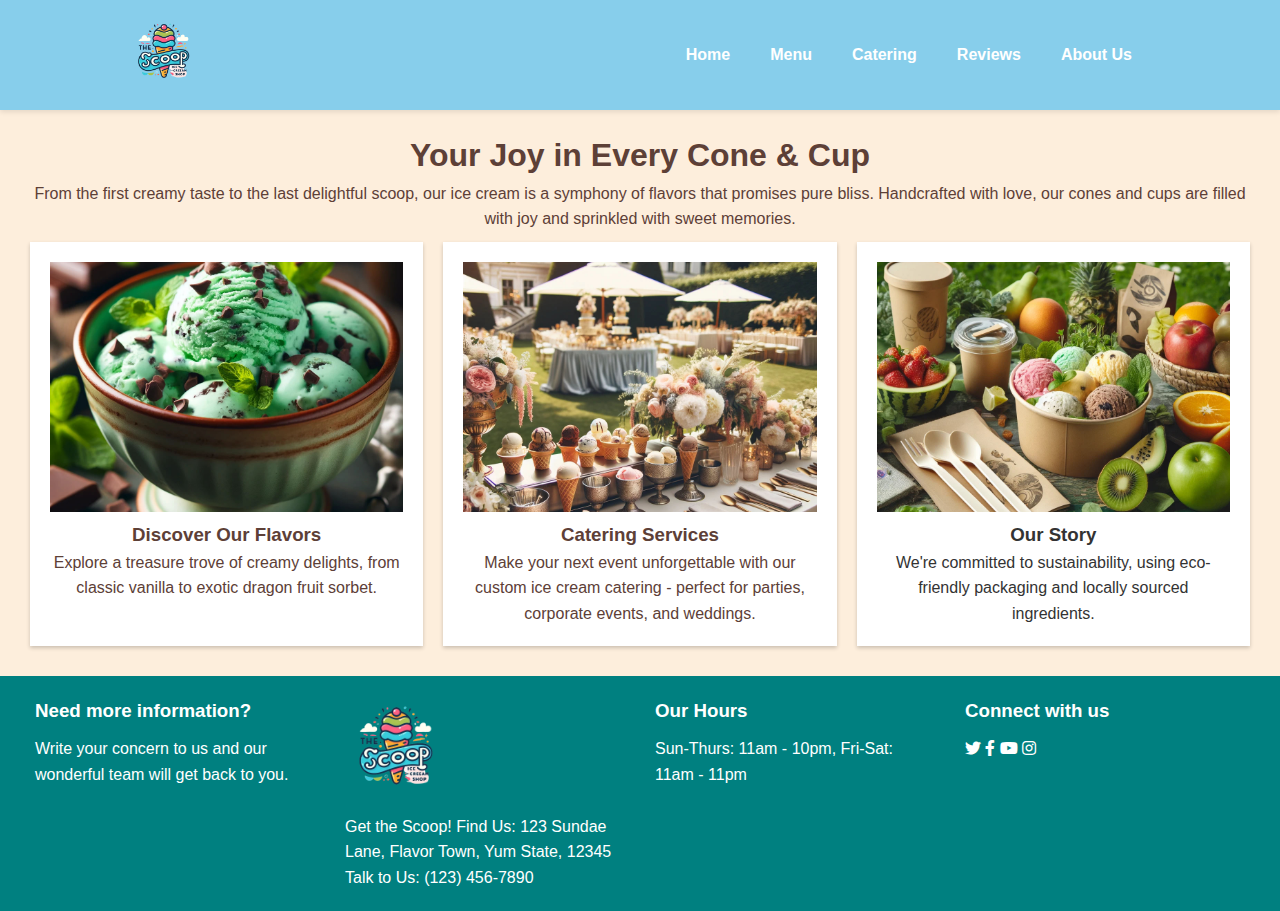
<file: index.html>
<!DOCTYPE html>
<html lang="en">
<head>
    <meta charset="UTF-8">
    <meta name="viewport" content="width=device-width, initial-scale=1.0">
    <title>Ice Cream Heaven</title>
    <link rel="stylesheet" href="style.css">
    <link rel="stylesheet" href="https://cdnjs.cloudflare.com/ajax/libs/font-awesome/5.15.3/css/all.min.css" crossorigin="anonymous">
    <style>
        .feature-item {
            cursor: pointer;
            transition: transform 0.5s;
        }
        .feature-item:hover {
            animation: shake 0.5s;
            animation-iteration-count: infinite;
        }
        .features a {
            text-decoration: none; /* Remove underline */
            color: #333; /* Change text color */
        }
        @keyframes shake {
            0% { transform: translate(1px, 1px) rotate(0deg); }
            10% { transform: translate(-1px, -2px) rotate(-1deg); }
            20% { transform: translate(-3px, 0px) rotate(1deg); }
            30% { transform: translate(3px, 2px) rotate(0deg); }
            40% { transform: translate(1px, -1px) rotate(1deg); }
            50% { transform: translate(-1px, 2px) rotate(-1deg); }
            60% { transform: translate(-3px, 1px) rotate(0deg); }
            70% { transform: translate(3px, 1px) rotate(-1deg); }
            80% { transform: translate(-1px, -1px) rotate(1deg); }
            90% { transform: translate(1px, 2px) rotate(0deg); }
            100% { transform: translate(1px, -2px) rotate(-1deg); }
        }
    </style>
    <script>
        document.addEventListener('DOMContentLoaded', function () {
            var flavorFeature = document.querySelector('.feature-item:nth-child(1)');
            var cateringFeature = document.querySelector('.feature-item:nth-child(2)');
            var sustainabilityFeature = document.querySelector('.feature-item:nth-child(3)');
            
            flavorFeature.addEventListener('click', function() {
                window.location.href = 'menu.html';
            });
            cateringFeature.addEventListener('click', function() {
                window.location.href = 'catering.html';
            });
            sustainabilityFeature.addEventListener('click', function() {
                window.location.href = 'sustainability.html';
            });
        });
    </script>
</head>
<body class="home-page">
    <header>
        <nav class="navbar">
            <a href="index.html" class="logo"><img src="logo.png" alt="Ice Cream Heaven Logo"></a>
            <ul>
                <li><a href="index.html" class="active">Home</a></li>
                <li><a href="menu.html">Menu</a></li>
                <li><a href="catering.html">Catering</a></li>
                <li><a href="reviews.html">Reviews</a></li>
                <li><a href="about.html">About Us</a></li>
                
            </ul>
        </nav>
    </header>
    <main>
        <section class="hero-section">
            <h1>Your Joy in Every Cone & Cup</h1>
            <p>From the first creamy taste to the last delightful scoop, our ice cream is a symphony of flavors that promises pure bliss. Handcrafted with love, our cones and cups are filled with joy and sprinkled with sweet memories.</p>
            <div class="features">
                <div class="feature-item">
                    <img src="mint-chocolate.jpg" alt="Mint Chocolate">
                    <h3>Discover Our Flavors</h3>
                    <p>Explore a treasure trove of creamy delights, from classic vanilla to exotic dragon fruit sorbet.</p>
                </div>
                <div class="feature-item">
                    <img src="coffee-bean.jpg" alt="Coffee Bean">
                    <h3>Catering Services</h3>
                    <p>Make your next event unforgettable with our custom ice cream catering - perfect for parties, corporate events, and weddings.</p>
                </div>
                <div class="feature-item">
                    <a href="about.html">
                        <img src="eco-friendly.jpg" alt="Eco-Friendly">
                        <h3>Our Story</h3>
                        <p>We're committed to sustainability, using eco-friendly packaging and locally sourced ingredients.</p>
                    </a>
                </div>
            </div>
        </section>
    </main>
    <footer>
        <div class="footer-container">
            <div class="footer-section">
                <h3>Need more information?</h3>
                <p>Write your concern to us and our wonderful team will get back to you.</p>
            </div>
            <div class="footer-section">
                <img src="logo.png" alt="The Scoop Logo">
                <p>Get the Scoop! Find Us: 123 Sundae Lane, Flavor Town, Yum State, 12345</p>
                <p>Talk to Us: (123) 456-7890</p>
            </div>
            <div class="footer-section">
                <h3>Our Hours</h3>
                <p>Sun-Thurs: 11am - 10pm, Fri-Sat: 11am - 11pm</p>
            </div>
            <div class="footer-section">
                <h3>Connect with us</h3>
                <div class="container">
                    <span><a href="https://www.twitter.com"><i class="fab fa-twitter"></i></a></span>
                    <span><a href="https://www.facebook.com"><i class="fab fa-facebook-f"></i></a></span>
                    <span><a href="https://www.youtube.com"><i class="fab fa-youtube"></i></a></span>
                    <span><a href="https://www.instagram.com"><i class="fab fa-instagram"></i></a></span>
                </div>
            </div>
        </div>
    </footer>
</body>
</html>
</file>
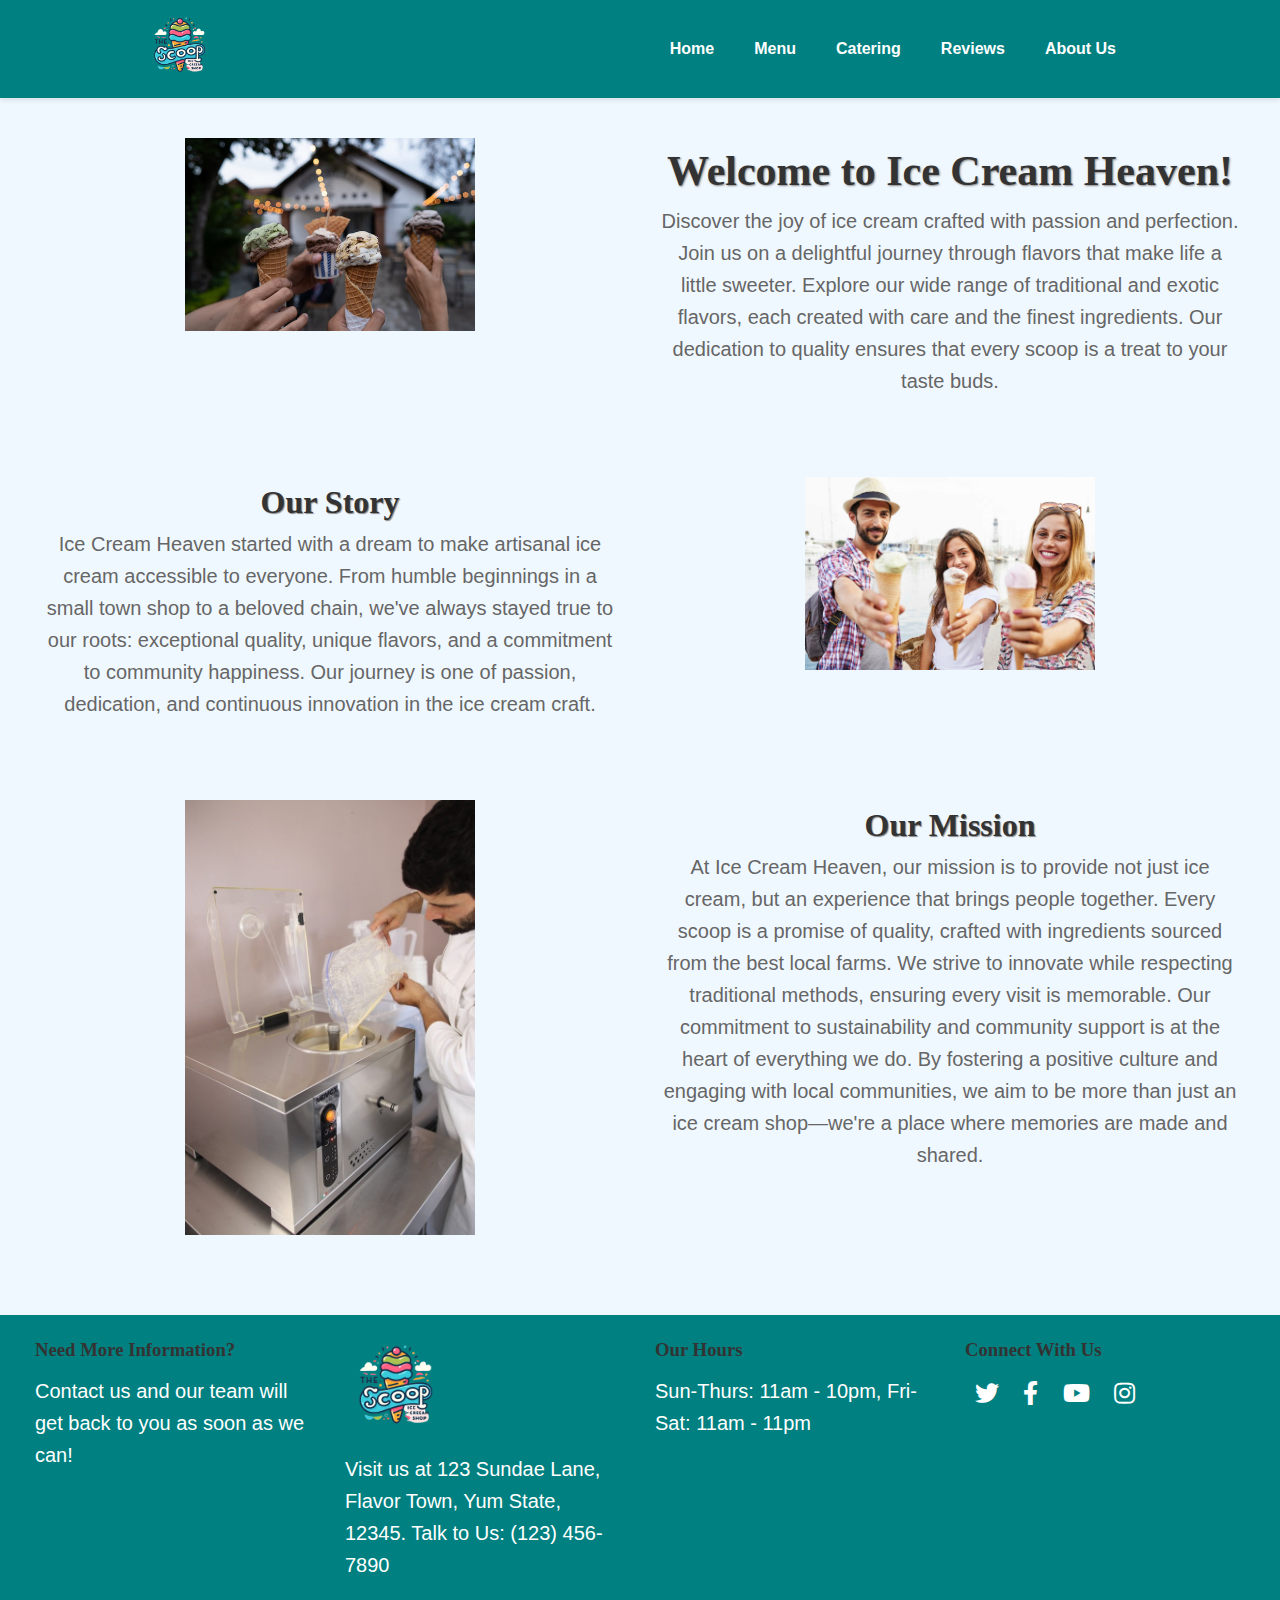
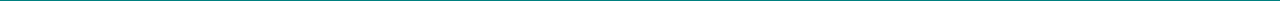
<file: about.html>
<!DOCTYPE html>
<html lang="en">
<head>
    <meta charset="UTF-8">
    <meta name="viewport" content="width=device-width, initial-scale=1.0">
    <title>About Us - Ice Cream Heaven</title>
    <link rel="stylesheet" href="style.css">
    <link rel="stylesheet" href="https://cdnjs.cloudflare.com/ajax/libs/font-awesome/5.15.3/css/all.min.css" crossorigin="anonymous">
    <style>
        body, html {
            margin: 0;
            padding: 0;
            height: 100%;
            display: flex;
            flex-direction: column;
            font-family: 'Arial', sans-serif;
            background-color: #f0f8ff;
        }
        header, footer {
            background-color: #008080;
            color: #FFFFFF;
            padding: 10px 20px;
            text-align: center;
            font-family: 'Helvetica', sans-serif;
            width: 100%; 
        }
        main {
            flex: 1;
            display: flex;
            flex-wrap: wrap;
            justify-content: center;
            align-items: center;
            padding: 20px;
        }
        .about-section {
            display: flex;
            flex-wrap: wrap;
            margin-bottom: 40px;
        }
        .text-box, .image-box {
            flex: 1;
            padding: 20px;
        }
        .text-box {
            order: 2;
        }
        .image-box img {
            width: 50%;
            height: auto;
            display: block;
            margin: auto;
        }
        .about-section:nth-child(even) .text-box {
            order: 1;
        }
        .about-section:nth-child(even) .image-box {
            order: 2;
        }
        h1, h2, h3 {
            font-family: 'Georgia', serif;
            color: #333;
        }
        h1 {
            font-size: 42px;
            text-shadow: 1px 1px 2px #888;
        }
        h2 {
            font-size: 32px;
            text-shadow: 1px 1px 1px #888;
        }
        p {
            font-size: 20px;
            line-height: 1.6;
            color: #666;
        }
        footer {
            background-color: #008080;
            color: #FFFFFF;
            padding: 20px;
            text-align: center;
            display: flex;
            justify-content: space-around;
            flex-wrap: wrap;
            align-items: center;
            width: 100%;
        }
        .footer-container {
            width: 100%;
            display: flex;
            justify-content: space-around;
            flex-wrap: wrap;
        }
        .footer-section {
            flex: 1;
            min-width: 200px;
            padding: 0 15px;
            text-align: left;
        }
        .social-media-icons a {
            color: #FFFFFF;
            font-size: 24px;
            margin: 0 10px;
        }
    </style>
</head>
<body>
    <header>
        <nav class="navbar">
            <a href="index.html" class="logo"><img src="logo.png" alt="Ice Cream Heaven Logo"></a>
            <ul>
                <li><a href="index.html">Home</a></li>
                <li><a href="menu.html">Menu</a></li>
                <li><a href="catering.html">Catering</a></li>
                <li><a href="reviews.html">Reviews</a></li>
                <li><a href="about.html" class="active">About Us</a></li>
            </ul>
        </nav>
    </header>
    <main>
        <section class="about-intro about-section">
            <div class="text-box">
                <h1>Welcome to Ice Cream Heaven!</h1>
                <p>Discover the joy of ice cream crafted with passion and perfection. Join us on a delightful journey through flavors that make life a little sweeter. Explore our wide range of traditional and exotic flavors, each created with care and the finest ingredients. Our dedication to quality ensures that every scoop is a treat to your taste buds.</p>
            </div>
            <div class="image-box">
                <img src="intro.jpg" alt="Delicious Ice Cream">
            </div>
        </section>
        <section class="about-story about-section">
            <div class="text-box">
                <h2>Our Story</h2>
                <p>Ice Cream Heaven started with a dream to make artisanal ice cream accessible to everyone. From humble beginnings in a small town shop to a beloved chain, we've always stayed true to our roots: exceptional quality, unique flavors, and a commitment to community happiness. Our journey is one of passion, dedication, and continuous innovation in the ice cream craft.</p>
            </div>
            <div class="image-box">
                <img src="our-story.jpg" alt="Our Ice Cream Shop">
            </div>
        </section>
        <section class="about-mission about-section">
            <div class="text-box">
                <h2>Our Mission</h2>
                <p>At Ice Cream Heaven, our mission is to provide not just ice cream, but an experience that brings people together. Every scoop is a promise of quality, crafted with ingredients sourced from the best local farms. We strive to innovate while respecting traditional methods, ensuring every visit is memorable. Our commitment to sustainability and community support is at the heart of everything we do. By fostering a positive culture and engaging with local communities, we aim to be more than just an ice cream shop—we're a place where memories are made and shared.</p>
            </div>
            <div class="image-box">
                <img src="mission.jpg" alt="Ice Cream Crafting">
            </div>
        </section>
    </main>
    <footer>
        <div class="footer-container">
            <div class="footer-section">
                <h3>Need More Information?</h3>
                <p>Contact us and our team will get back to you as soon as we can!</p>
            </div>
            <div class="footer-section">
                <img src="logo.png" alt="The Scoop Logo">
                <p>Visit us at 123 Sundae Lane, Flavor Town, Yum State, 12345. Talk to Us: (123) 456-7890</p>
            </div>
            <div class="footer-section">
                <h3>Our Hours</h3>
                <p>Sun-Thurs: 11am - 10pm, Fri-Sat: 11am - 11pm</p>
            </div>
            <div class="footer-section">
                <h3>Connect With Us</h3>
                <div class="social-media-icons">
                    <a href="https://www.twitter.com"><i class="fab fa-twitter"></i></a>
                    <a href="https://www.facebook.com"><i class="fab fa-facebook-f"></i></a>
                    <a href="https://www.youtube.com"><i class="fab fa-youtube"></i></a>
                    <a href="https://www.instagram.com"><i class="fab fa-instagram"></i></a>
                </div>
            </div>
        </div>
    </footer>
</body>
</html>
</file>
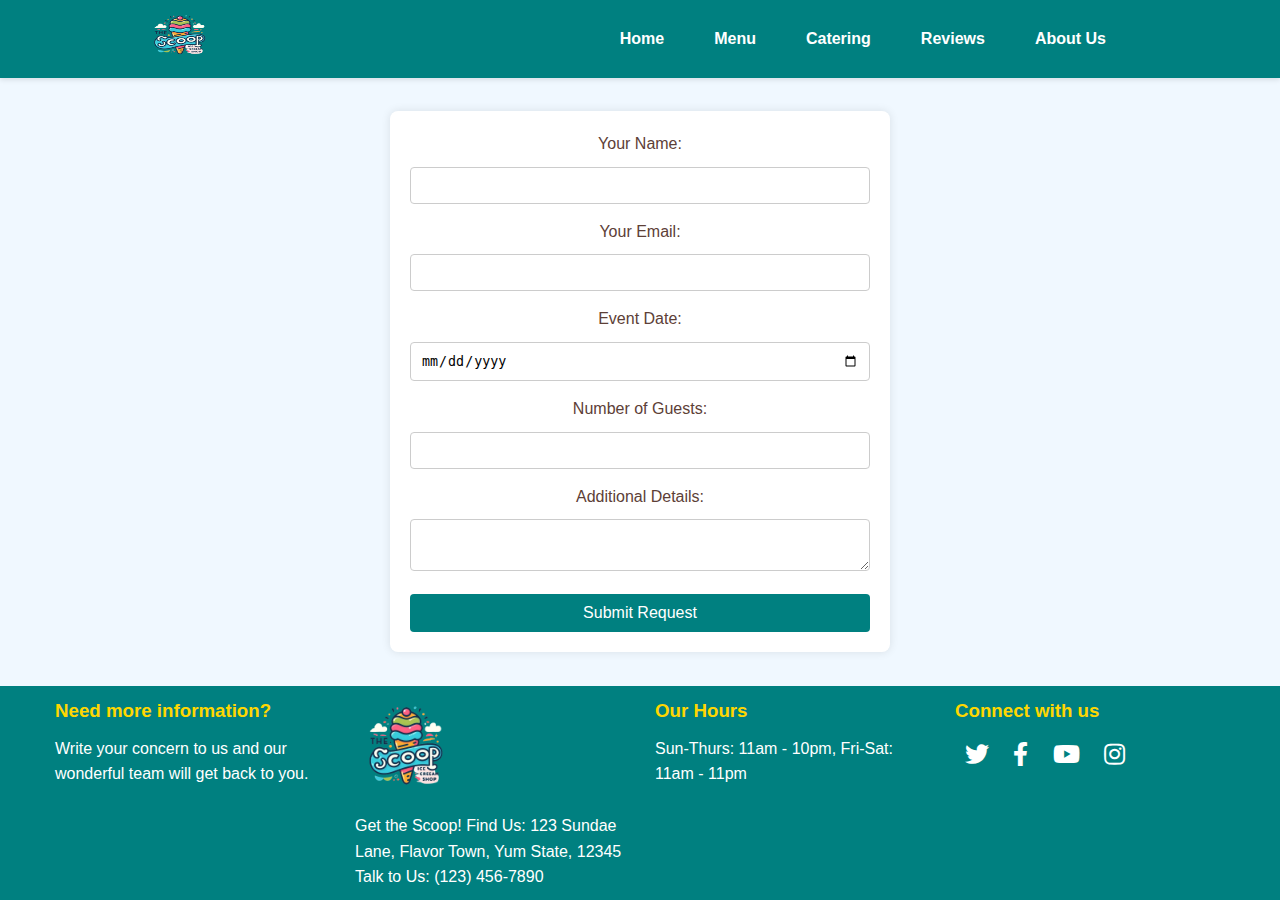
<file: catering.html>
<!DOCTYPE html>
<html lang="en">
<head>
    <meta charset="UTF-8">
    <meta name="viewport" content="width=device-width, initial-scale=1.0">
    <title>Catering Services - Ice Cream Heaven</title>
    <link rel="stylesheet" href="style.css">
    <link rel="stylesheet" href="https://cdnjs.cloudflare.com/ajax/libs/font-awesome/5.15.3/css/all.min.css" crossorigin="anonymous">
    <style>
        body, html {
            margin: 0;
            padding: 0;
            height: 100%;
            display: flex;
            flex-direction: column;
            font-family: 'Arial', sans-serif;
            background-color: #f0f8ff; 
        }
        header {
            background-color: #008080;
            color: #FFFFFF;
            padding: 10px 20px;
            text-align: center;
        }
        nav.navbar {
            display: flex;
            justify-content: space-between;
            align-items: center;
        }
        nav.navbar ul {
            list-style: none;
            padding: 0;
        }
        nav.navbar ul li {
            display: inline;
            margin-right: 10px;
        }
        nav.navbar ul li a {
            color: #FFFFFF;
            text-decoration: none;
        }
        nav.navbar a.logo img {
            height: 50px; 
        }
        main {
            flex: 1;
            display: flex;
            justify-content: center;
            align-items: center;
            padding: 20px;
        }
        form {
            width: 80%;
            max-width: 500px;
            padding: 20px;
            border-radius: 8px;
            background-color: white;
            box-shadow: 0 0 10px rgba(0, 0, 0, 0.1);
        }
        .form-group {
            margin-bottom: 15px;
        }
        label {
            display: block;
            margin-bottom: 5px;
        }
        input, textarea, select {
            width: 100%;
            padding: 10px;
            margin-top: 5px;
            border: 1px solid #ccc;
            border-radius: 4px;
        }
        button {
            width: 100%;
            padding: 10px;
            background-color: #008080; 
            color: #FFFFFF;
            border: none;
            border-radius: 4px;
            cursor: pointer;
            font-size: 16px;
        }
        button:hover {
            background-color: #004d4d; 
        }
        footer {
            background-color: #008080;
            color: #FFFFFF;
            text-align: center;
            padding: 10px 20px;
        }
        .footer-container {
            display: flex;
            justify-content: space-around;
            flex-wrap: wrap;
            max-width: 1200px;
            margin: auto;
        }
        .footer-section {
            flex: 1;
            min-width: 200px;
        }
        .footer-section h3 {
            color: #FFD700;
        }
        .footer-section p, .footer-section a {
            color: #FFFFFF;
        }
        .footer-section img {
            width: 100px;
            margin-bottom: 10px;
        }
        .container span a {
            color: #FFFFFF;
            font-size: 24px;
            margin: 0 10px;
        }
    </style>
</head>
<body>
    <header>
        <nav class="navbar">
            <a href="index.html" class="logo"><img src="logo.png" alt="Ice Cream Heaven Logo"></a>
            <ul>
                <li><a href="index.html">Home</a></li>
                <li><a href="menu.html">Menu</a></li>
                <li><a href="catering.html" class="active">Catering</a></li>
                <li><a href="reviews.html">Reviews</a></li>
                <li><a href="about.html">About Us</a></li>
            </ul>
        </nav>
    </header>
    <main>
        <form action="submit-catering.php" method="POST">
            <div class="form-group">
                <label for="name">Your Name:</label>
                <input type="text" id="name" name="name" required>
            </div>
            <div class="form-group">
                <label for="email">Your Email:</label>
                <input type="email" id="email" name="email" required>
            </div>
            <div class="form-group">
                <label for="event-date">Event Date:</label>
                <input type="date" id="event-date" name="event-date" required>
            </div>
            <div class="form-group">
                <label for="number-of-guests">Number of Guests:</label>
                <input type="number" id="number-of-guests" name="number-of-guests" required>
            </div>
            <div class="form-group">
                <label for="details">Additional Details:</label>
                <textarea id="details" name="details"></textarea>
            </div>
            <button type="submit">Submit Request</button>
        </form>
    </main>
    <footer>
        <div class="footer-container">
            <div class="footer-section">
                <h3>Need more information?</h3>
                <p>Write your concern to us and our wonderful team will get back to you.</p>
            </div>
            <div class="footer-section">
                <img src="logo.png" alt="The Scoop Logo">
                <p>Get the Scoop! Find Us: 123 Sundae Lane, Flavor Town, Yum State, 12345</p>
                <p>Talk to Us: (123) 456-7890</p>
            </div>
            <div class="footer-section">
                <h3>Our Hours</h3>
                <p>Sun-Thurs: 11am - 10pm, Fri-Sat: 11am - 11pm</p>
            </div>
            <div class="footer-section">
                <h3>Connect with us</h3>
                <div class="container">
                    <span><a href="https://www.twitter.com"><i class="fab fa-twitter"></i></a></span>
                    <span><a href="https://www.facebook.com"><i class="fab fa-facebook-f"></i></a></span>
                    <span><a href="https://www.youtube.com"><i class="fab fa-youtube"></i></a></span>
                    <span><a href="https://www.instagram.com"><i class="fab fa-instagram"></i></a></span>
                </div>
            </div>
        </div>
    </footer>
</body>
</html>
</file>
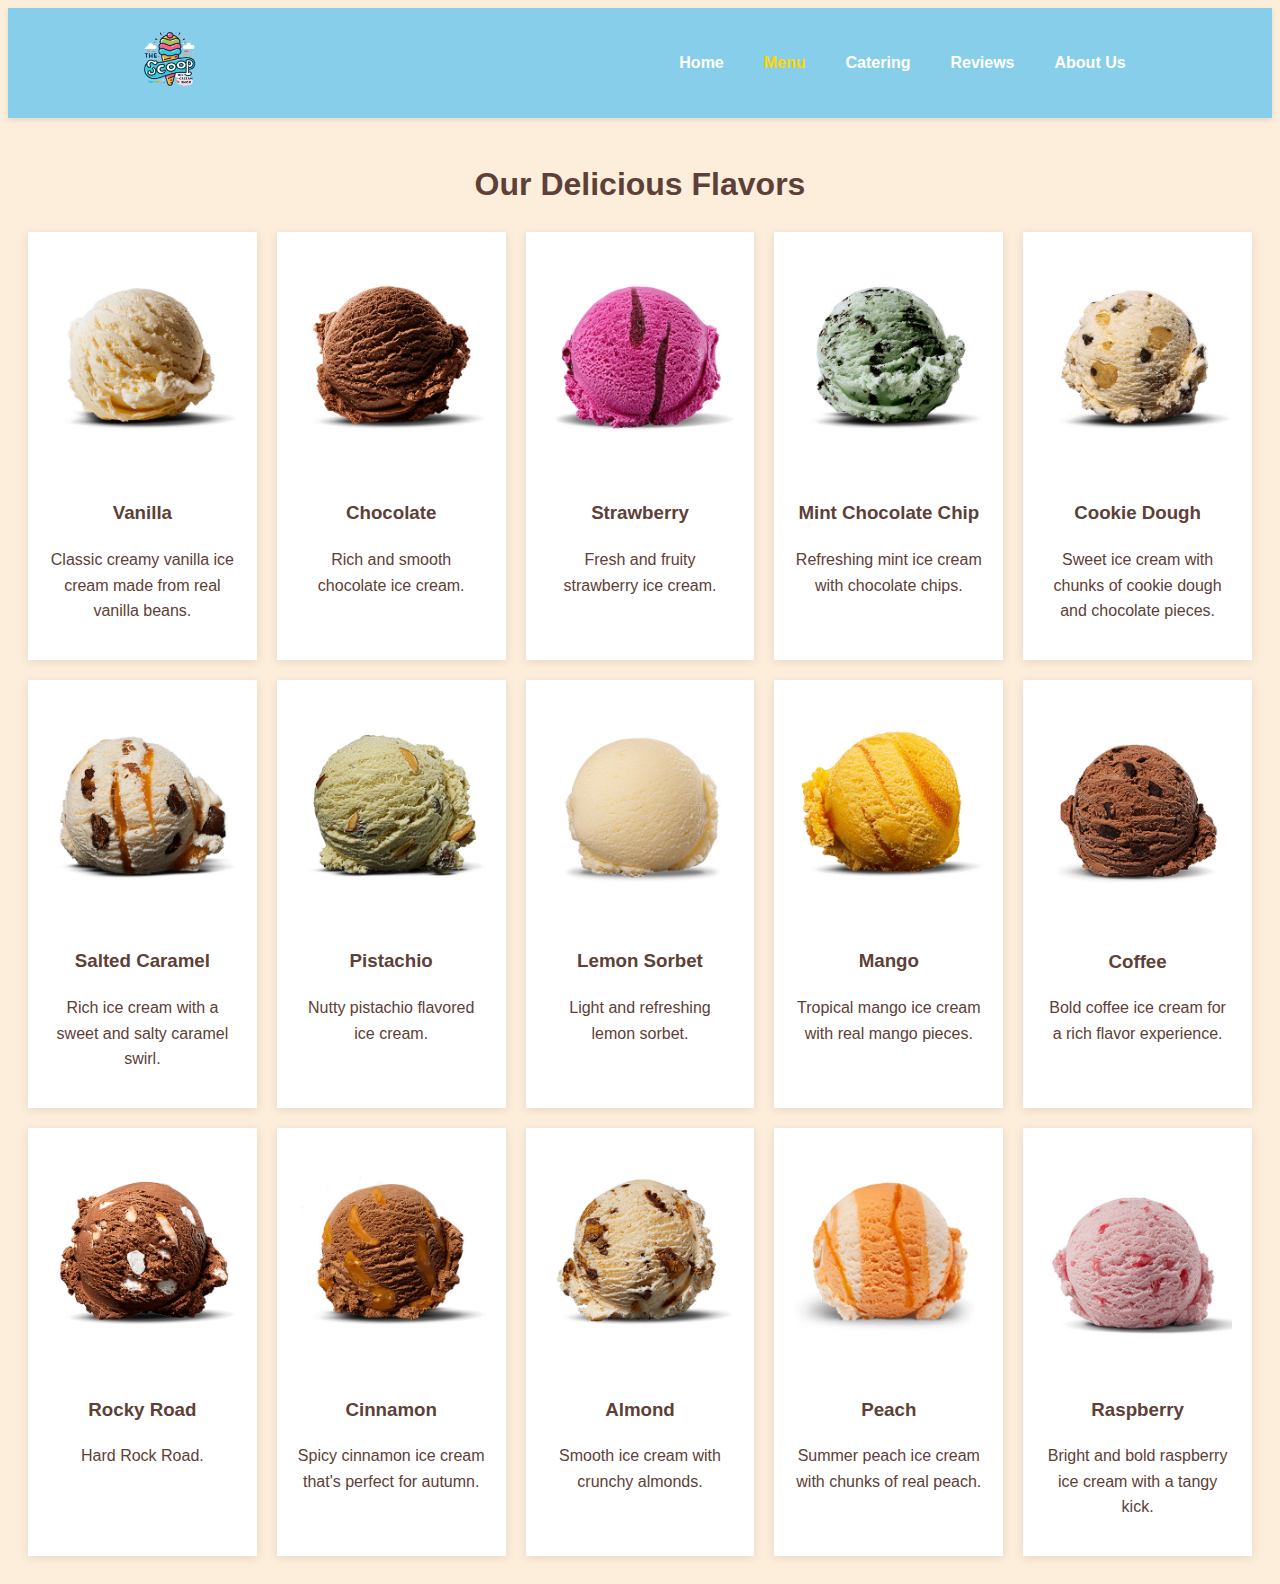
<file: menu.html>
<!DOCTYPE html>
<html lang="en">
<head>
    <meta charset="UTF-8">
    <meta name="viewport" content="width=device-width, initial-scale=1.0">
    <title>Menu - Ice Cream Heaven</title>
    <style>
        
        body {
            font-family: 'Arial', sans-serif;
            background-color: #FDEEDC;
            color: #5D4037;
            line-height: 1.6;
        }

        header {
            background-color: #87CEEB;
            padding: 1em 0;
            box-shadow: 0 2px 5px rgba(0,0,0,0.1);
        }

        .navbar {
            display: flex;
            justify-content: space-between;
            align-items: center;
            padding: 0 10%;
        }

        .navbar .logo img {
            height: auto;
            width: 70px;
        }

        .navbar ul {
            list-style: none;
            display: flex;
            align-items: center;
            margin: 0;
            padding: 0;
        }

        .navbar ul li {
            padding: 0 20px;
        }

        .navbar a {
            text-decoration: none;
            color: #FFFFFF;
            font-weight: bold;
        }

        .navbar a:hover, .navbar a.active {
            color: #FFD700;
        }

        main {
            padding: 20px;
            text-align: center;
        }

        .menu-grid {
            display: grid;
            grid-template-columns: repeat(5, 1fr);
            gap: 20px;
        }

        .menu-item {
            background-color: #FFFFFF;
            padding: 20px;
            box-shadow: 0 2px 10px rgba(0, 0, 0, 0.1);
            transition: transform 0.3s ease;
        }

        .menu-item:hover {
            transform: scale(1.1);
        }

        .menu-item img {
            width: 100%;
            height: auto;
            margin-bottom: 10px;
        }

        footer {
            background-color: #008080;
            padding: 20px;
            text-align: center;
            color: #FFFFFF;
        }

        @media (max-width: 768px) {
            .menu-grid {
                grid-template-columns: repeat(2, 1fr);
            }
        }
    </style>
</head>
<body>
    <header>
        <nav class="navbar">
            <a href="index.html" class="logo"><img src="logo.png" alt="Ice Cream Heaven Logo"></a>
            <ul>
                <li><a href="index.html">Home</a></li>
                <li><a href="menu.html" class="active">Menu</a></li>
                <li><a href="catering.html">Catering</a></li>
                <li><a href="reviews.html">Reviews</a></li>
                <li><a href="about.html">About Us</a></li>
            </ul>
        </nav>
    </header>
    <main>
        <section id="menu" class="menu-section">
            <h1>Our Delicious Flavors</h1>
            <div class="menu-grid">
                <!-- 15 Flavor Items -->
                <div class="menu-item"><img src="vanilla.jpg" alt="Vanilla"><h3>Vanilla</h3><p>Classic creamy vanilla ice cream made from real vanilla beans.</p></div>
                <div class="menu-item"><img src="chocolate.jpg" alt="Chocolate"><h3>Chocolate</h3><p>Rich and smooth chocolate ice cream.</p></div>
                <div class="menu-item"><img src="strawberry.jpg" alt="Strawberry"><h3>Strawberry</h3><p>Fresh and fruity strawberry ice cream.</p></div>
                <div class="menu-item"><img src="mint.jpg" alt="Mint Chocolate Chip"><h3>Mint Chocolate Chip</h3><p>Refreshing mint ice cream with chocolate chips.</p></div>
                <div class="menu-item"><img src="cookie dough.jpg" alt="Cookie Dough"><h3>Cookie Dough</h3><p>Sweet ice cream with chunks of cookie dough and chocolate pieces.</p></div>
                <div class="menu-item"><img src="caramel.jpg" alt="Salted Caramel"><h3>Salted Caramel</h3><p>Rich ice cream with a sweet and salty caramel swirl.</p></div>
                <div class="menu-item"><img src="pistachio.jpg" alt="Pistachio"><h3>Pistachio</h3><p>Nutty pistachio flavored ice cream.</p></div>
                <div class="menu-item"><img src="lemon sorbet.jpg" alt="Lemon Sorbet"><h3>Lemon Sorbet</h3><p>Light and refreshing lemon sorbet.</p></div>
                <div class="menu-item"><img src="mango.jpg" alt="Mango"><h3>Mango</h3><p>Tropical mango ice cream with real mango pieces.</p></div>
                <div class="menu-item"><img src="coffee.jpg" alt="Coffee"><h3>Coffee</h3><p>Bold coffee ice cream for a rich flavor experience.</p></div>
                <div class="menu-item"><img src="rocky.png" alt="Rocky Road"><h3>Rocky Road</h3><p>Hard Rock Road.</p></div>
                <div class="menu-item"><img src="cinnamon.jpg" alt="Cinnamon"><h3>Cinnamon</h3><p>Spicy cinnamon ice cream that's perfect for autumn.</p></div>
                <div class="menu-item"><img src="almond.jpg" alt="Almond"><h3>Almond</h3><p>Smooth ice cream with crunchy almonds.</p></div>
                <div class="menu-item"><img src="peach.jpg" alt="Peach"><h3>Peach</h3><p>Summer peach ice cream with chunks of real peach.</p></div>
                <div class="menu-item"><img src="raspberry.jpg" alt="Raspberry"><h3>Raspberry</h3><p>Bright and bold raspberry ice cream with a tangy kick.</p></div>
            </div>
        </section>
    </main>
   
</body>
</html>
</file>
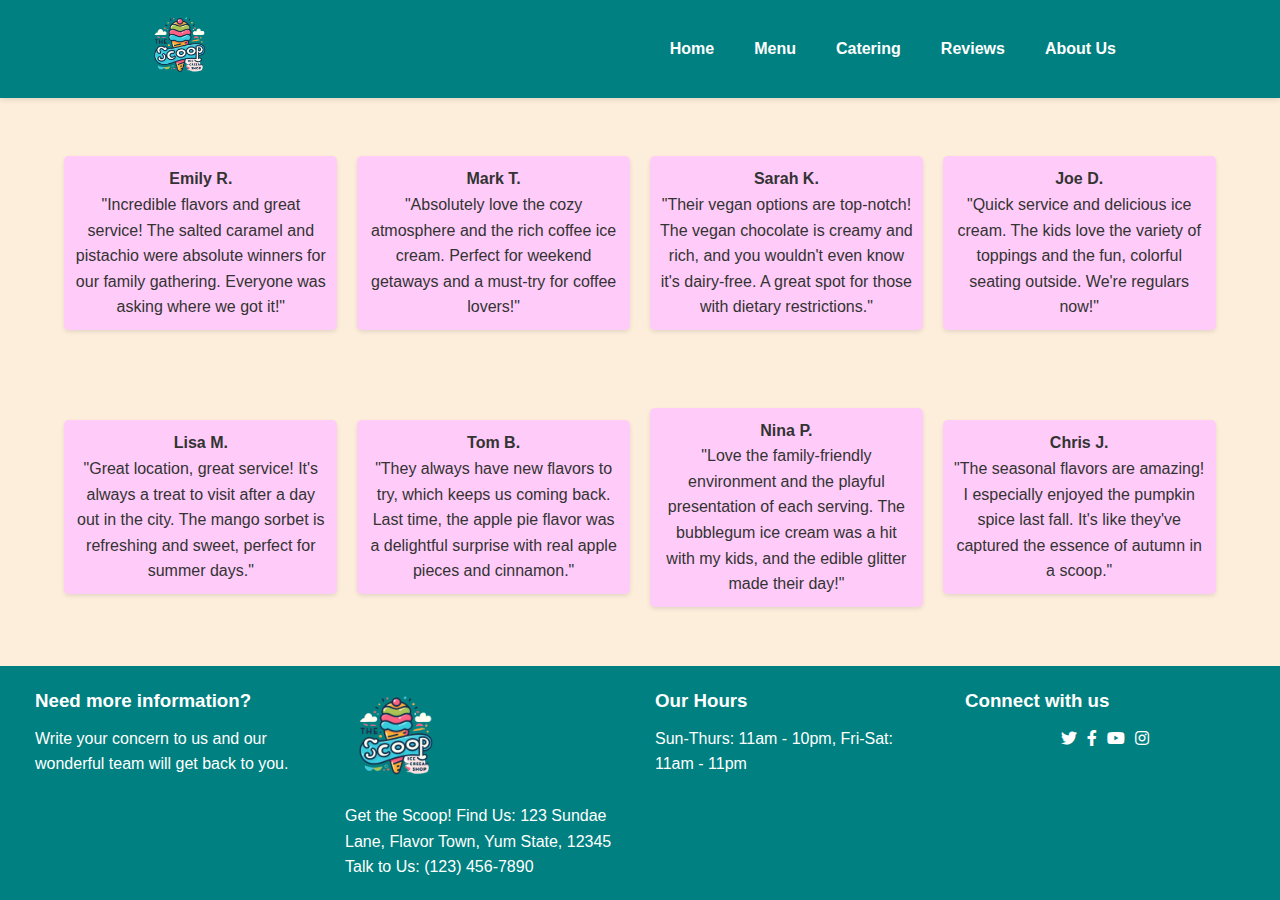
<file: reviews.html>
<!DOCTYPE html>
<html lang="en">
<head>
    <meta charset="UTF-8">
    <meta name="viewport" content="width=device-width, initial-scale=1.0">
    <title>Customer Reviews - Ice Cream Heaven</title>
    <link rel="stylesheet" href="style.css">
    <link rel="stylesheet" href="https://cdnjs.cloudflare.com/ajax/libs/font-awesome/5.15.3/css/all.min.css" crossorigin="anonymous">
    <style>
        body, html {
            margin: 0;
            padding: 0;
            height: 100%;
            display: flex;
            flex-direction: column;
        }
        header, footer {
            background-color: #008080;
            color: #FFFFFF;
            padding: 10px 20px;
            text-align: center;
            width: 100%; /* Ensure header and footer stretch full width */
        }
        main {
            flex: 1;
            display: flex;
            flex-wrap: wrap;
            justify-content: center;
            align-items: center;
            padding: 20px;
        }
        .review-chatbox {
            width: 22%;
            height: auto; /* Adjust height for flexibility based on content */
            margin: 10px;
            padding: 10px;
            background-color: #ffccf9;
            color: #333;
            border-radius: 5px;
            box-shadow: 0 2px 4px rgba(0, 0, 0, 0.1);
            display: flex;
            flex-direction: column;
            justify-content: space-between;
            text-align: center;
            font-family: 'Arial', sans-serif;
        }
        footer {
            padding: 20px;
            text-align: center;
            display: flex;
            justify-content: space-around;
            flex-wrap: wrap;
            align-items: center;
        }
        .footer-container {
            width: 100%;
            display: flex;
            justify-content: space-around;
            flex-wrap: wrap;
        }
        .footer-section {
            flex: 1;
            min-width: 200px;
        }
        .container {
            display: flex;
            justify-content: center;
            gap: 10px;
        }
    </style>
</head>
<body>
<header>
    <nav class="navbar">
        <a href="index.html" class="logo"><img src="logo.png" alt="Ice Cream Heaven Logo"></a>
        <ul>
            <li><a href="index.html">Home</a></li>
            <li><a href="menu.html">Menu</a></li>
            <li><a href="catering.html">Catering</a></li>
            <li><a href="reviews.html" class="active">Reviews</a></li>
            <li><a href="about.html">About Us</a></li>
        </ul>
    </nav>
</header>
<main>
    <div class="review-chatbox"><h4>Emily R.</h4><p>"Incredible flavors and great service! The salted caramel and pistachio were absolute winners for our family gathering. Everyone was asking where we got it!"</p></div>
    <div class="review-chatbox"><h4>Mark T.</h4><p>"Absolutely love the cozy atmosphere and the rich coffee ice cream. Perfect for weekend getaways and a must-try for coffee lovers!"</p></div>
    <div class="review-chatbox"><h4>Sarah K.</h4><p>"Their vegan options are top-notch! The vegan chocolate is creamy and rich, and you wouldn't even know it's dairy-free. A great spot for those with dietary restrictions."</p></div>
    <div class="review-chatbox"><h4>Joe D.</h4><p>"Quick service and delicious ice cream. The kids love the variety of toppings and the fun, colorful seating outside. We're regulars now!"</p></div>
    <div class="review-chatbox"><h4>Lisa M.</h4><p>"Great location, great service! It's always a treat to visit after a day out in the city. The mango sorbet is refreshing and sweet, perfect for summer days."</p></div>
    <div class="review-chatbox"><h4>Tom B.</h4><p>"They always have new flavors to try, which keeps us coming back. Last time, the apple pie flavor was a delightful surprise with real apple pieces and cinnamon."</p></div>
    <div class="review-chatbox"><h4>Nina P.</h4><p>"Love the family-friendly environment and the playful presentation of each serving. The bubblegum ice cream was a hit with my kids, and the edible glitter made their day!"</p></div>
    <div class="review-chatbox"><h4>Chris J.</h4><p>"The seasonal flavors are amazing! I especially enjoyed the pumpkin spice last fall. It's like they've captured the essence of autumn in a scoop."</p></div>
</main>
<footer>
    <div class="footer-container">
        <div class="footer-section">
            <h3>Need more information?</h3>
            <p>Write your concern to us and our wonderful team will get back to you.</p>
        </div>
        <div class="footer-section">
            <img src="logo.png" alt="The Scoop Logo">
            <p>Get the Scoop! Find Us: 123 Sundae Lane, Flavor Town, Yum State, 12345</p>
            <p>Talk to Us: (123) 456-7890</p>
        </div>
        <div class="footer-section">
            <h3>Our Hours</h3>
            <p>Sun-Thurs: 11am - 10pm, Fri-Sat: 11am - 11pm</p>
        </div>
        <div class="footer-section">
            <h3>Connect with us</h3>
            <div class="container">
                <a href="https://www.twitter.com"><i class="fab fa-twitter"></i></a>
                <a href="https://www.facebook.com"><i class="fab fa-facebook-f"></i></a>
                <a href="https://www.youtube.com"><i class="fab fa-youtube"></i></a>
                <a href="https://www.instagram.com"><i class="fab fa-instagram"></i></a>
            </div>
        </div>
    </div>
</footer>
</body>
</html>
</file>
<file: style.css>
* {
    margin: 0;
    padding: 0;
    box-sizing: border-box;
}

body {
    font-family: 'Arial', sans-serif;
    background-color: #FDEEDC; 
    color: #5D4037; 
    line-height: 1.6;
}

header {
    background-color: #87CEEB; 
    padding: 1em 0;
    box-shadow: 0 2px 5px rgba(0,0,0,0.1);
}

.navbar {
    display: flex;
    justify-content: space-between;
    align-items: center;
    padding: 0 10%;
}

.navbar .logo img {
    height: auto;
    width: 70px; 
}

.navbar ul {
    list-style: none;
    display: flex;
    align-items: center;
    margin: 0;
    padding: 0;
}

.navbar ul li {
    padding: 0 20px;
}

.navbar a {
    text-decoration: none;
    color: #FFFFFF; 
    font-weight: bold;
}

.navbar a:hover, .navbar a.active {
    color: #FF99B; 
}

main {
    padding: 20px;
    text-align: center;
}

footer {
    background-color: #008080; 
    padding: 20px;
    text-align: center;
    color: #FFFFFF; 
}

.footer-container {
    display: flex;
    justify-content: space-around;
    max-width: 1463px;
    margin: auto;
}

.footer-section {
    flex: 1;
    padding: 0 15px;
    text-align: left;
}

.footer-section h3 {
    margin-bottom: 10px;
    color: #FF99B; 
}

.footer-section p, .footer-section a {
    color: #FFFFFF; 
}

.footer-section img {
    width: 100px;
    margin-bottom: 10px;
}

.features {
    display: flex;
    justify-content: space-around;
    flex-wrap: wrap;
    max-width: 1340px;
    margin: auto;
}

.feature-item {
    flex: 1 1 30%;
    margin: 10px;
    padding: 20px;
    box-shadow: 0 2px 4px rgba(0,0,0,0.2);
    background-color: #FFFFFF; 
}

.feature-item img {
    width: 100%;
    max-height: 250px;
    object-fit: cover;
}

@media (max-width: 768px) {
    .navbar .logo img {
        width: 60px; 
    }

    .footer-container {
        flex-direction: column;
        text-align: center;
    }

    .footer-section {
        margin-bottom: 20px;
    }

    .features {
        flex-direction: column;
    }

    .feature-item {
        width: 100%;
    }
}
</file>
